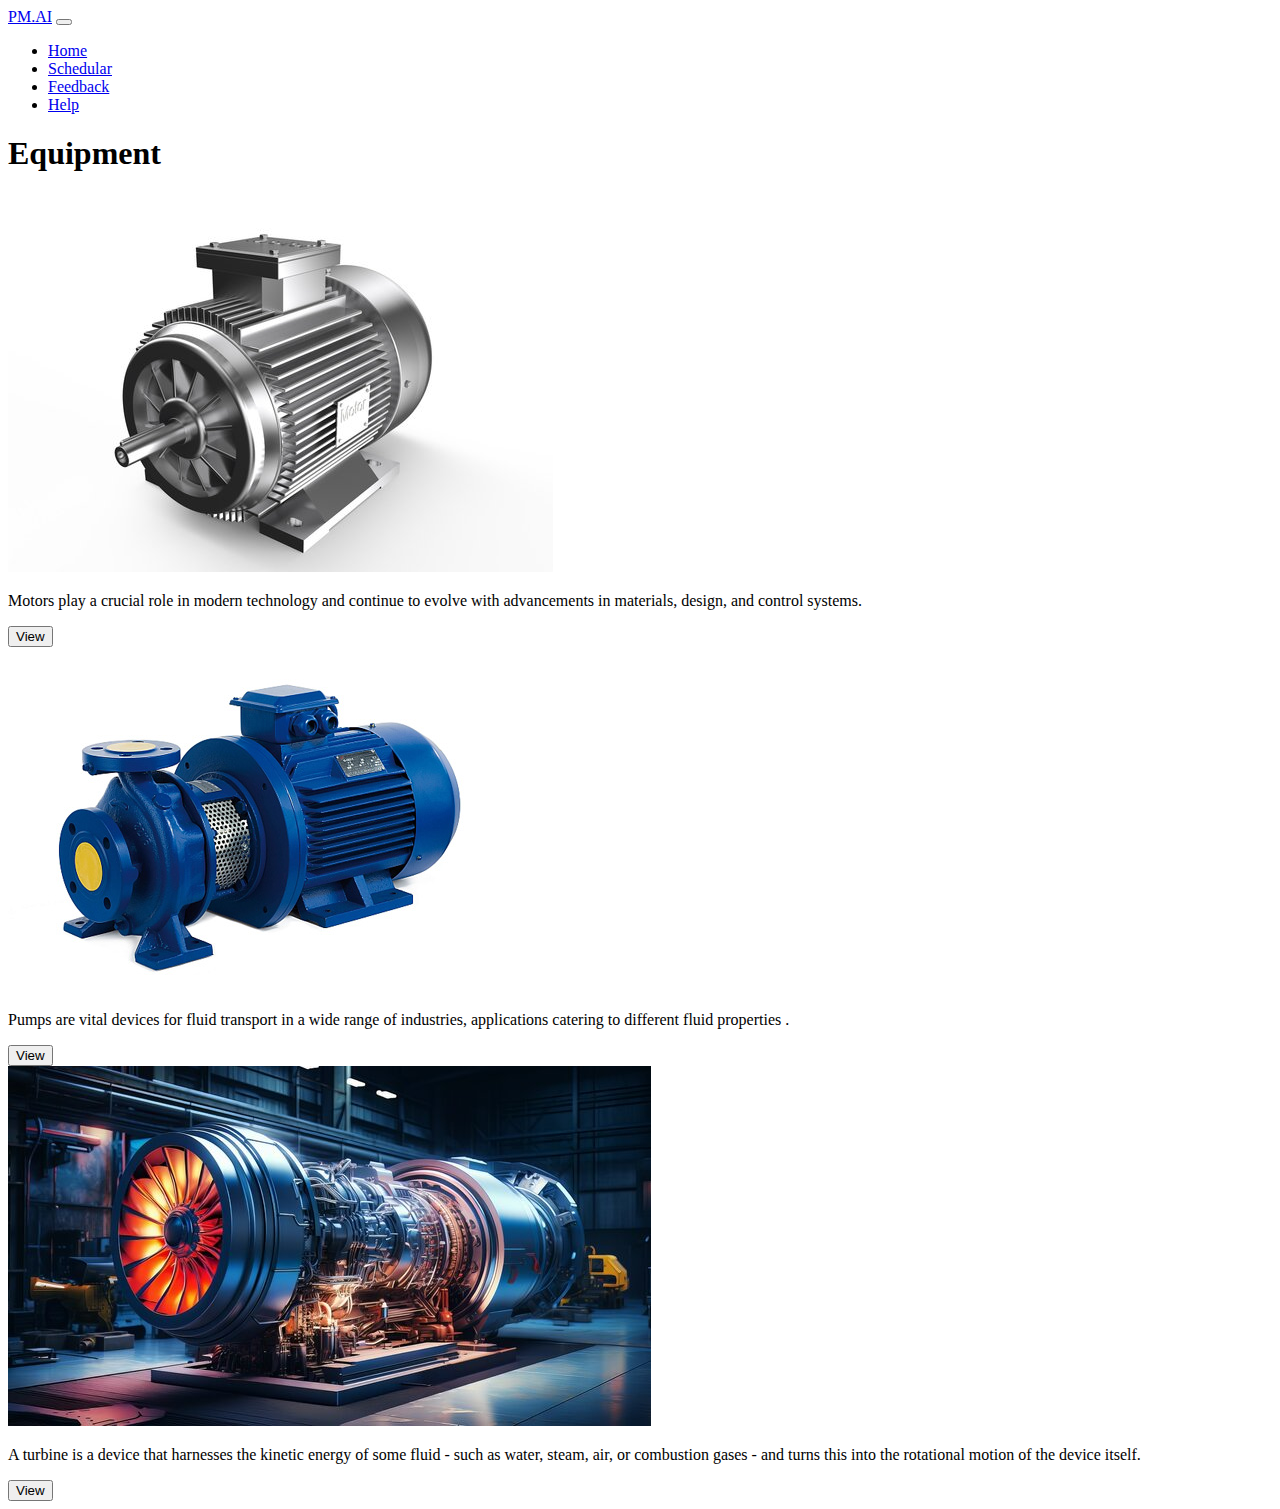
<file: index.html>
<!DOCTYPE html>
<html lang="en">
<head>
  <meta charset="UTF-8">
  <meta name="viewport" content="width=device-width, initial-scale=1.0">
  <title>Predictive Maintenance</title>
  <link href="https://cdn.jsdelivr.net/npm/bootstrap@5.0.2/dist/css/bootstrap.min.css" rel="stylesheet" integrity="sha384-EVSTQN3/azprG1Anm3QDgpJLIm9Nao0Yz1ztcQTwFspd3yD65VohhpuuCOmLASjC" crossorigin="anonymous">
</head>
<body>

  <div>
    <nav class="navbar navbar-expand-lg navbar-light bg-light" >
      <div class="container-fluid">
        <a class="navbar-brand" href="#">PM.AI</a>
        <button class="navbar-toggler" type="button" data-bs-toggle="collapse" data-bs-target="#navbarNavDropdown" aria-controls="navbarNavDropdown" aria-expanded="false" aria-label="Toggle navigation">
          <span class="navbar-toggler-icon"></span>
        </button>
        <div class="collapse navbar-collapse justify-content-end " id="navbarNavDropdown">
          <ul class="navbar-nav">
            <li class="nav-item">
              <a class="nav-link active" aria-current="page" href="#">Home</a>
            </li>
            <li class="nav-item">
              <a class="nav-link" href="./maintenance_schedular-main/index.html">Schedular</a>
            </li>
            <li class="nav-item">
              <a class="nav-link" href="./feedback.html">Feedback</a>
            </li>
            <li class="nav-item">
              <a class="nav-link" href="#">Help</a>
            </li>
          </ul>
        </div>
      </div>
    </nav>
  </div>

  <div class="album py-4 bg-light">
    <div class="container">
      <h1>Equipment
      </h1> <br>
      <div class="row row-cols-1 row-cols-sm-2 row-cols-md-3 g-5">
        <div class="col">
          <div class="card shadow-sm">
            <img src="./imgages/motor.jpg" alt="motor">
            <div class="card-body">
              <p class="card-text">Motors play a crucial role in modern technology and continue to evolve with advancements in materials, design, and control systems.</p>
              <div class="d-flex justify-content-between align-items-center">
                <div class="btn-group">
                  <a href="./view.html"><button type="button" class="btn btn-sm btn-outline-secondary">View</button>
                  </a>
                </div>
              </div>
            </div>
          </div>
        </div> 

        <div class="col">
          <div class="card shadow-sm">
            <img src="./imgages/pump.jpg" alt="pumps">
            <div class="card-body">
              <p class="card-text">Pumps are vital devices for fluid transport in a wide range of industries, applications catering to different fluid properties .</p>
              <div class="d-flex justify-content-between align-items-center">
                <div class="btn-group">
                  <a href="./view2.html"><button type="button" class="btn btn-sm btn-outline-secondary">View</button>
                  </a>
                </div>
              </div>
            </div>
          </div>
        </div>

        <div class="col">
          <div class="card shadow-sm">
            <img src="./imgages/turbine.jpg" alt="turbine">
            <div class="card-body">
              <p class="card-text">A turbine is a device that harnesses the kinetic energy of some fluid - such as water, steam, air, or combustion gases - and turns this into the rotational motion of the device itself.</p>
              <div class="d-flex justify-content-between align-items-center">
                <div class="btn-group">
                  <a href="./view3.html">
                  <button type="button" class="btn btn-sm btn-outline-secondary">View</button>
                </a>
                </div>
              </div>
            </div>
          </div>
        </div> 
      </div>
    </div>
  </div>

  <script src="https://cdn.jsdelivr.net/npm/bootstrap@5.0.2/dist/js/bootstrap.bundle.min.js" integrity="sha384-MrcW6ZMFYlzcLA8Nl+NtUVF0sA7MsXsP1UyJoMp4YLEuNSfAP+JcXn/tWtIaxVXM" crossorigin="anonymous"></script>
</body>
</html>
</file>
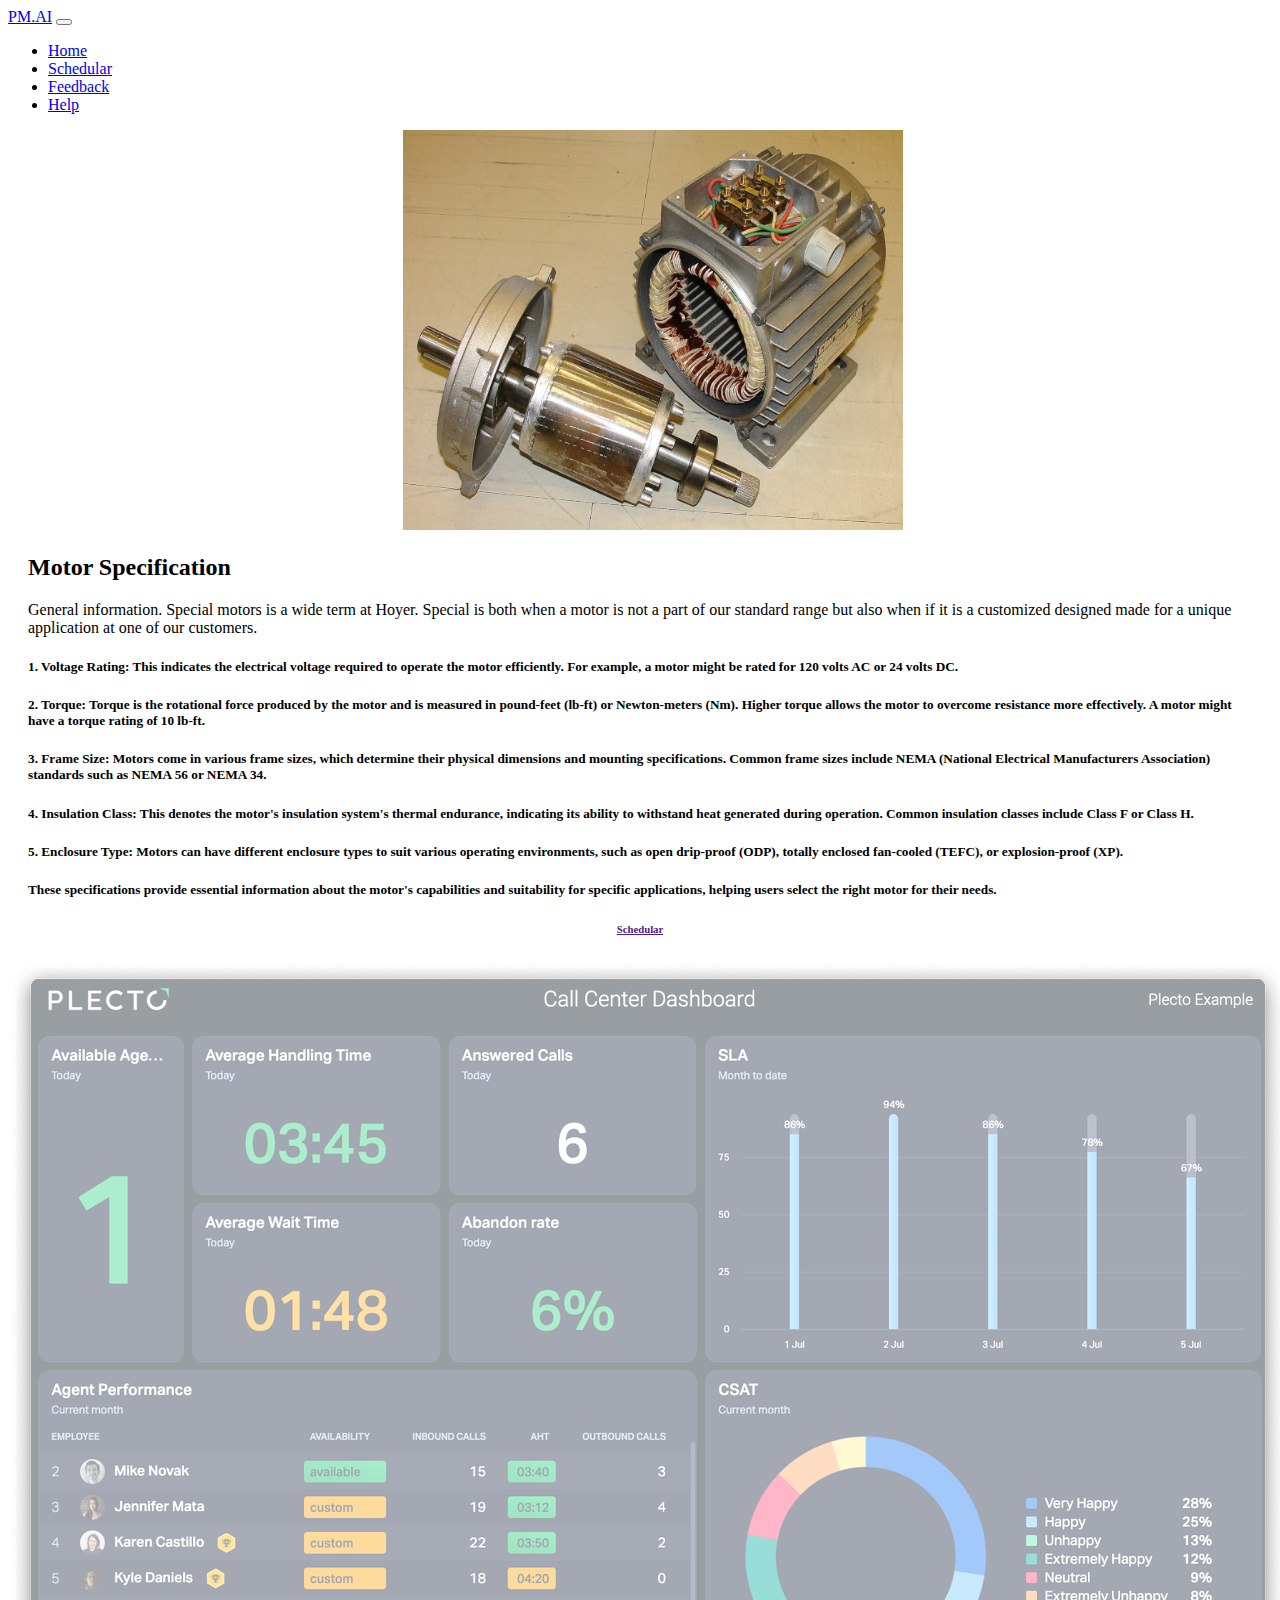
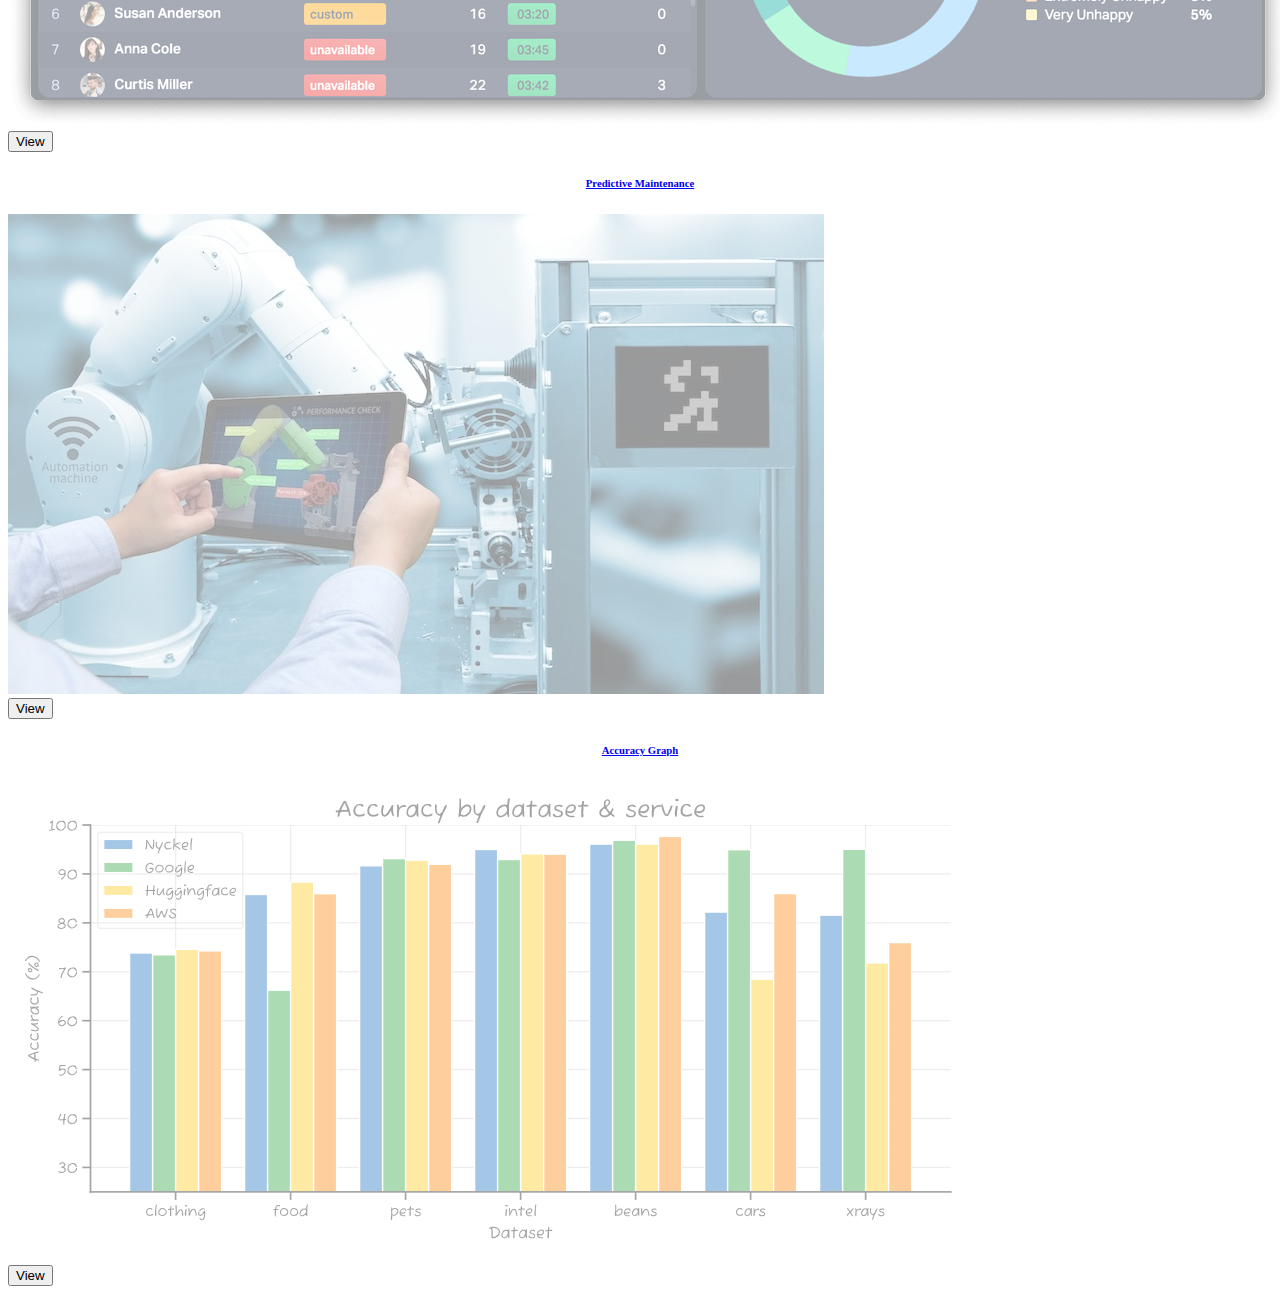
<file: view.html>
<!DOCTYPE html>
<html lang="en">
<head>
    <meta charset="UTF-8">
    <meta name="viewport" content="width=device-width, initial-scale=1.0">
    <title>Motor</title> 
    <link href="https://cdn.jsdelivr.net/npm/bootstrap@5.0.2/dist/css/bootstrap.min.css" rel="stylesheet" integrity="sha384-EVSTQN3/azprG1Anm3QDgpJLIm9Nao0Yz1ztcQTwFspd3yD65VohhpuuCOmLASjC" crossorigin="anonymous">
    <script src="https://cdn.jsdelivr.net/npm/@popperjs/core@2.9.2/dist/umd/popper.min.js" integrity="sha384-IQsoLXl5PILFhosVNubq5LC7Qb9DXgDA9i+tQ8Zj3iwWAwPtgFTxbJ8NT4GN1R8p" crossorigin="anonymous"></script>
    <script src="https://cdn.jsdelivr.net/npm/bootstrap@5.0.2/dist/js/bootstrap.min.js" integrity="sha384-cVKIPhGWiC2Al4u+LWgxfKTRIcfu0JTxR+EQDz/bgldoEyl4H0zUF0QKbrJ0EcQF" crossorigin="anonymous"></script>
    <style>
        .info {
            margin: 20px 20px;
        }
    </style>

</head>
<body class="bg-light">
    <div>
        <nav class="navbar navbar-expand-lg navbar-light bg-light" >
          <div class="container-fluid">
            <a class="navbar-brand" href="#">PM.AI</a>
            <button class="navbar-toggler" type="button" data-bs-toggle="collapse" data-bs-target="#navbarNavDropdown" aria-controls="navbarNavDropdown" aria-expanded="false" aria-label="Toggle navigation">
              <span class="navbar-toggler-icon"></span>
            </button>
            <div class="collapse navbar-collapse justify-content-end" id="navbarNavDropdown">
              <ul class="navbar-nav ">
                <li class="nav-item">
                  <a class="nav-link active" aria-current="page" href="#">Home</a>
                </li>
                <li class="nav-item">
                  <a class="nav-link" href="#">Schedular</a>
                </li>
                <li class="nav-item">
                  <a class="nav-link" href="./feedback.html">Feedback</a>
                </li>
                <li class="nav-item">
                  <a class="nav-link" href="#">Help</a>
                </li>
              </ul>
            </div>
          </div>
        </nav>
    </div>

    <div class="about">

        <div class="image">
            <center><img src="./imgages/motor (1).jpg" alt="motor" style="margin-left: 25px; height: 400px; width: 500px;"></center>
        </div>

        <div class="info">
            <h2>Motor Specification</h2>
            <p>General information. Special motors is a wide term at Hoyer. Special is both when a motor is not a part of our standard range but also when if it is a customized designed made for a unique application at one of our customers.</p>
            

            <h5> <b> 1. Voltage Rating:</b> This indicates the electrical voltage required to operate the motor efficiently. For example, a motor might be rated for 120 volts AC or 24 volts DC.
            </h5>  
                
            <h5> <b>2. Torque:</b> Torque is the rotational force produced by the motor and is measured in pound-feet (lb-ft) or Newton-meters (Nm). Higher torque allows the motor to overcome resistance more effectively. A motor might have a torque rating of 10 lb-ft.
            </h5> 
            <h5><b>3. Frame Size: </b>
                Motors come in various frame sizes, which determine their physical dimensions and mounting specifications. Common frame sizes include NEMA (National Electrical Manufacturers Association) standards such as NEMA 56 or NEMA 34.

            </h5>
            <h5><b>   4. Insulation Class:</b>
              This denotes the motor's insulation system's thermal endurance, indicating its ability to withstand heat generated during operation. Common insulation classes include Class F or Class H.

            </h5>
            <h5><b>
                5. Enclosure Type:</b>
                 Motors can have different enclosure types to suit various operating environments, such as open drip-proof (ODP), totally enclosed fan-cooled (TEFC), or explosion-proof (XP).
            </h5>
            <h5>
                These specifications provide essential information about the motor's capabilities and suitability for specific applications, helping users select the right motor for their needs.</p>
            </h5>    
            </div>

    </div>

    <div class="album py-4 bg-light">
      <div class="container">
        <div class="row row-cols-1 row-cols-sm-2 row-cols-md-3 g-5">
          <a href="">
          <div class="col">
            <div class="card shadow-sm">
              <center>              <h6>Schedular</h6>
              </center>
              <img src="./imgages/output-onlinepngtools (1).png" alt="motor">
              <div class="card-body">
                <div class="d-flex justify-content-between align-items-center">
                  <div class="btn-group">
                    <button type="button" class="btn btn-sm btn-outline-secondary">View</button>
                  </div>
                </div>
              </div>
            </div>
          </div> 
        </a>
          <a href="./view2.html">
          <div class="col">
            <div class="card shadow-sm">
              <center>              <h6>Predictive Maintenance</h6>
              </center>
              <img src="./imgages/pre.png.png" alt="pumps">
              <div class="card-body">
                <div class="d-flex justify-content-between align-items-center">
                  <div class="btn-group">
                    <button type="button" class="btn btn-sm btn-outline-secondary">View</button>
                  </div>
                </div>
              </div>
            </div>
          </div>
        </a>

          <a href="./view3.html">
          <div class="col">
            <div class="card shadow-sm">
              <center>              <h6>Accuracy Graph</h6>
              </center>
              <img src="./imgages/accuracyG.png" alt="pumps">
              <div class="card-body">
                <div class="d-flex justify-content-between align-items-center">
                  <div class="btn-group">
                    <button type="button" class="btn btn-sm btn-outline-secondary">View</button>
                  </div>
                </div>
              </div>
            </div>
          </div>
        </a>
        </div>
      </div>
    </div>
    
</body>
</html>
</file>
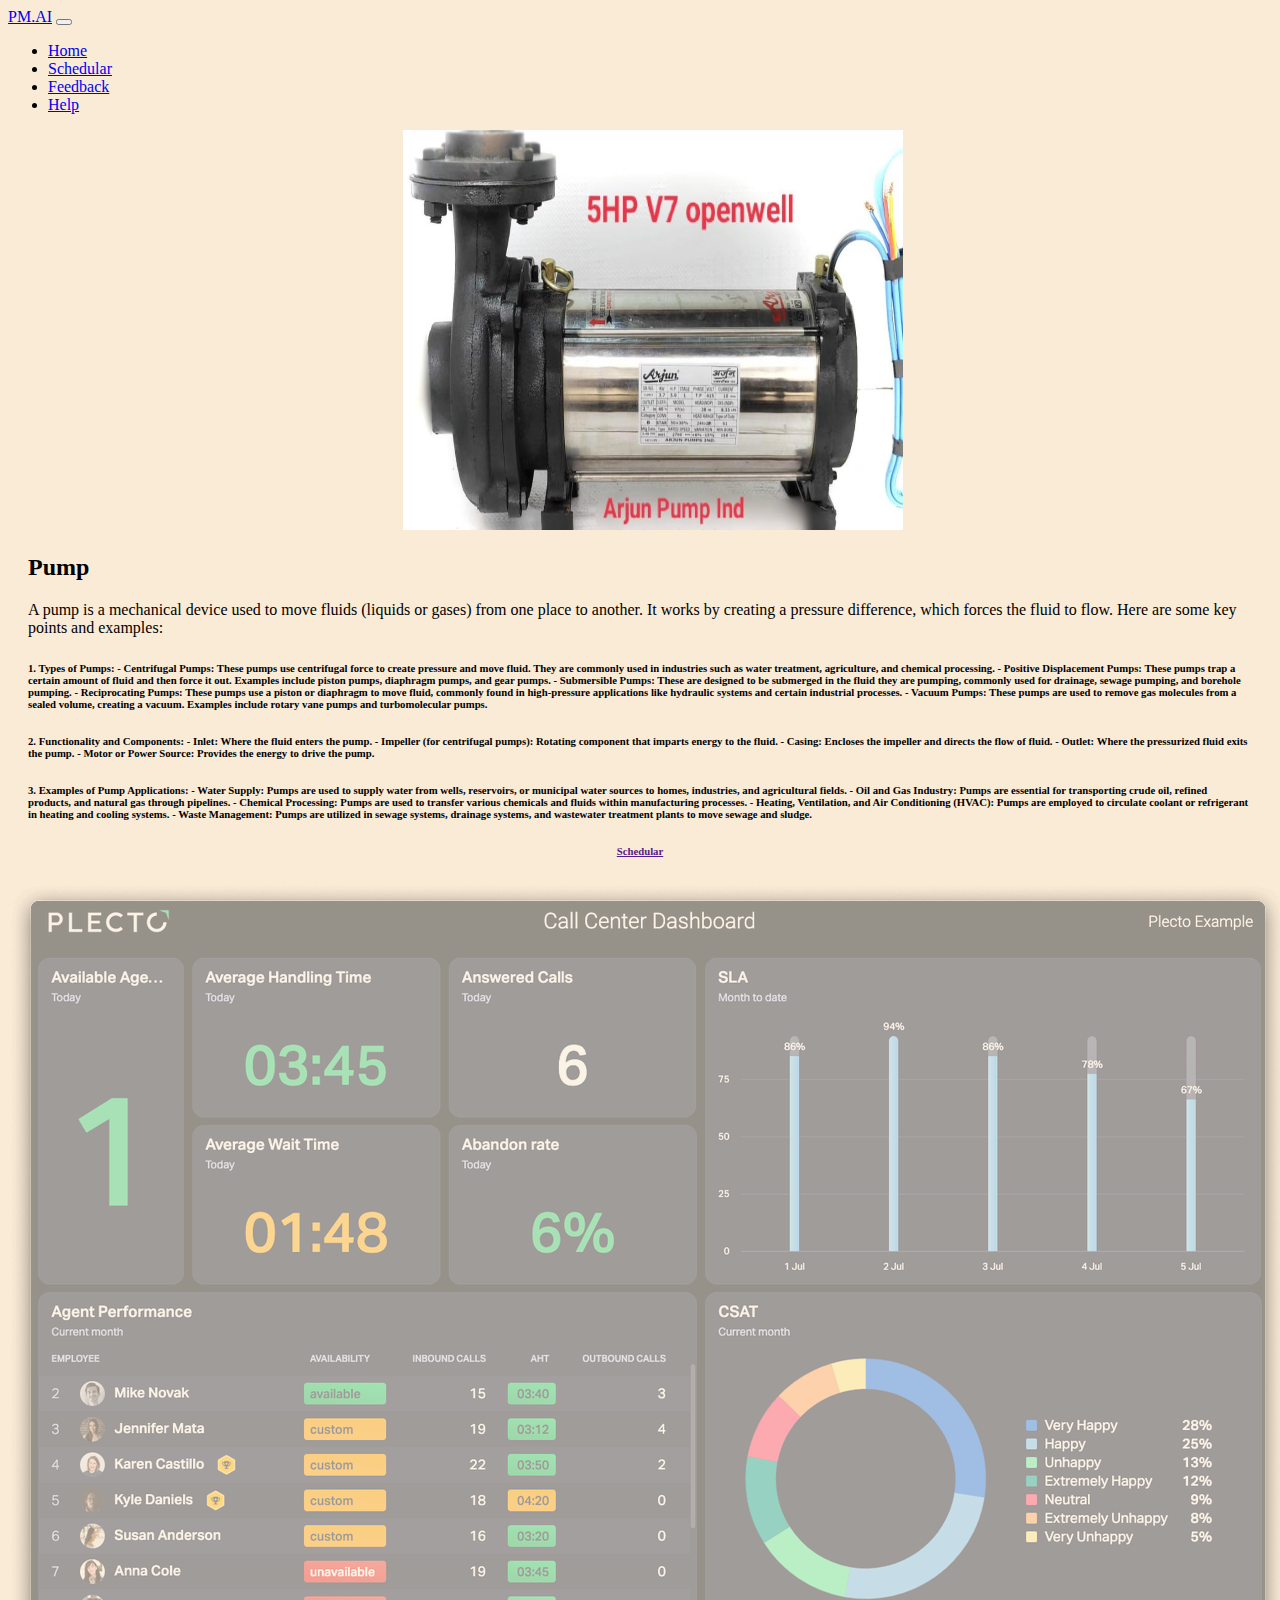
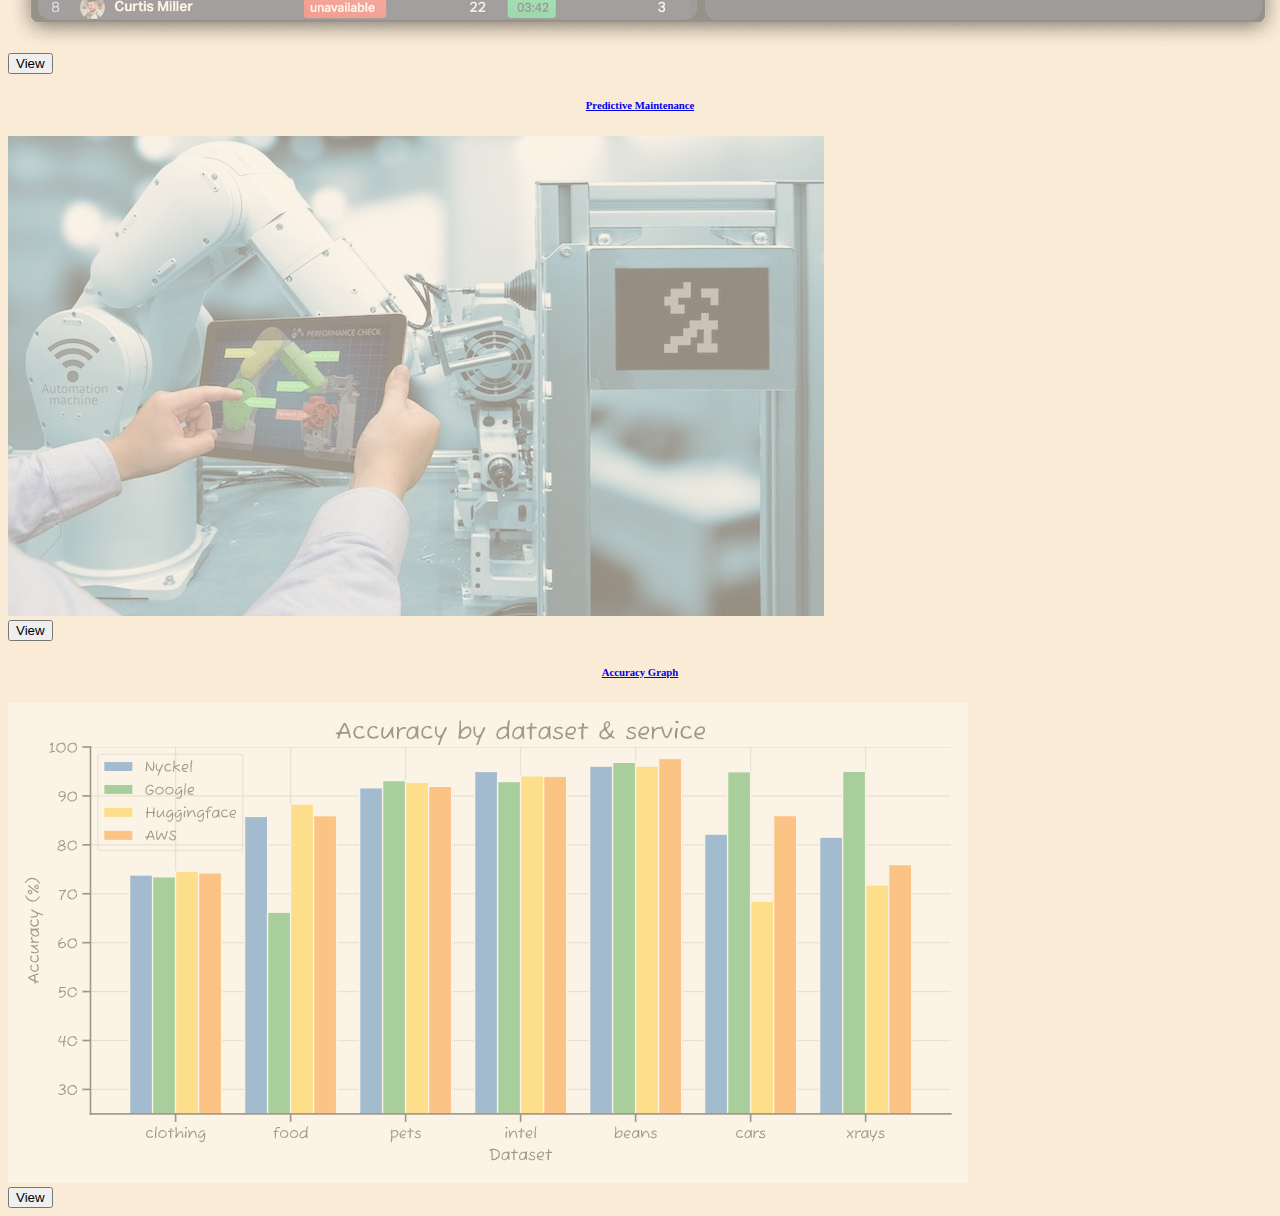
<file: view2.html>
<!DOCTYPE html>
<html lang="en">
<head>
    <meta charset="UTF-8">
    <meta name="viewport" content="width=device-width, initial-scale=1.0">
    <title>Pump</title> 
    <link href="https://cdn.jsdelivr.net/npm/bootstrap@5.0.2/dist/css/bootstrap.min.css" rel="stylesheet" integrity="sha384-EVSTQN3/azprG1Anm3QDgpJLIm9Nao0Yz1ztcQTwFspd3yD65VohhpuuCOmLASjC" crossorigin="anonymous">
    <script src="https://cdn.jsdelivr.net/npm/@popperjs/core@2.9.2/dist/umd/popper.min.js" integrity="sha384-IQsoLXl5PILFhosVNubq5LC7Qb9DXgDA9i+tQ8Zj3iwWAwPtgFTxbJ8NT4GN1R8p" crossorigin="anonymous"></script>
    <script src="https://cdn.jsdelivr.net/npm/bootstrap@5.0.2/dist/js/bootstrap.min.js" integrity="sha384-cVKIPhGWiC2Al4u+LWgxfKTRIcfu0JTxR+EQDz/bgldoEyl4H0zUF0QKbrJ0EcQF" crossorigin="anonymous"></script>
    <style>
        .info {
            margin: 20px 20px;
        }
        body {
            background-color: antiquewhite;
        }
    </style>

</head>
<body class="bg-light">
    <div>
        <nav class="navbar navbar-expand-lg navbar-light bg-light" >
          <div class="container-fluid">
            <a class="navbar-brand" href="#">PM.AI</a>
            <button class="navbar-toggler" type="button" data-bs-toggle="collapse" data-bs-target="#navbarNavDropdown" aria-controls="navbarNavDropdown" aria-expanded="false" aria-label="Toggle navigation">
              <span class="navbar-toggler-icon"></span>
            </button>
            <div class="collapse navbar-collapse justify-content-end" id="navbarNavDropdown">
              <ul class="navbar-nav ">
                <li class="nav-item">
                  <a class="nav-link active" aria-current="page" href="#">Home</a>
                </li>
                <li class="nav-item">
                  <a class="nav-link" href="#">Schedular</a>
                </li>
                <li class="nav-item">
                  <a class="nav-link" href="./feedback.html">Feedback</a>
                </li>
                <li class="nav-item">
                  <a class="nav-link" href="#">Help</a>
                </li>
              </ul>
            </div>
          </div>
        </nav>
    </div>

    <div class="about">

        <div class="image">
           <center> <img src="./imgages/pumps.jpg" alt="motor" style="margin-left: 25px; height: 400px; width: 500px;"></center>
        </div>

        <div class="info">
            <h2>Pump</h2>
           <p> A pump is a mechanical device used to move fluids (liquids or gases) from one place to another. It works by creating a pressure difference, which forces the fluid to flow. Here are some key points and examples:</p>

<h6> <b>1. Types of Pumps:</b>
   - Centrifugal Pumps: These pumps use centrifugal force to create pressure and move fluid. They are commonly used in industries such as water treatment, agriculture, and chemical processing.
   - Positive Displacement Pumps: These pumps trap a certain amount of fluid and then force it out. Examples include piston pumps, diaphragm pumps, and gear pumps.
   - Submersible Pumps: These are designed to be submerged in the fluid they are pumping, commonly used for drainage, sewage pumping, and borehole pumping.
   - Reciprocating Pumps: These pumps use a piston or diaphragm to move fluid, commonly found in high-pressure applications like hydraulic systems and certain industrial processes.
   - Vacuum Pumps: These pumps are used to remove gas molecules from a sealed volume, creating a vacuum. Examples include rotary vane pumps and turbomolecular pumps.
</h6>

<h6><b>2. Functionality and Components:</b>
   - Inlet: Where the fluid enters the pump.
   - Impeller (for centrifugal pumps): Rotating component that imparts energy to the fluid.
   - Casing: Encloses the impeller and directs the flow of fluid.
   - Outlet: Where the pressurized fluid exits the pump.
   - Motor or Power Source: Provides the energy to drive the pump.
</h6>  


<h6><b>3. Examples of Pump Applications:</b>
   - Water Supply: Pumps are used to supply water from wells, reservoirs, or municipal water sources to homes, industries, and agricultural fields.
   - Oil and Gas Industry: Pumps are essential for transporting crude oil, refined products, and natural gas through pipelines.
   - Chemical Processing: Pumps are used to transfer various chemicals and fluids within manufacturing processes.
   - Heating, Ventilation, and Air Conditioning (HVAC): Pumps are employed to circulate coolant or refrigerant in heating and cooling systems.
   - Waste Management: Pumps are utilized in sewage systems, drainage systems, and wastewater treatment plants to move sewage and sludge.
</h6>
</div>

    </div>

    <div class="album py-4 bg-light">
      <div class="container">
        <div class="row row-cols-1 row-cols-sm-2 row-cols-md-3 g-5">
          <a href="">
          <div class="col">
            <div class="card shadow-sm">
              <center>              <h6>Schedular</h6>
              </center>
              <img src="./imgages/output-onlinepngtools (1).png" alt="motor">
              <div class="card-body">
                <div class="d-flex justify-content-between align-items-center">
                  <div class="btn-group">
                    <button type="button" class="btn btn-sm btn-outline-secondary">View</button>
                  </div>
                </div>
              </div>
            </div>
          </div> 
        </a>
          <a href="./view2.html">
          <div class="col">
            <div class="card shadow-sm">
              <center>              <h6>Predictive Maintenance</h6>
              </center>
              <img src="./imgages/pre.png.png" alt="pumps">
              <div class="card-body">
                <div class="d-flex justify-content-between align-items-center">
                  <div class="btn-group">
                    <a href="./view2.html"><button type="button" class="btn btn-sm btn-outline-secondary">View</button>
                    </a>
                </div>
                </div>
              </div>
            </div>
          </div>
        </a>

          <a href="./view3.html">
          <div class="col">
            <div class="card shadow-sm">
              <center><h6>Accuracy Graph</h6>
              </center>
              <img src="./imgages/accuracyG.png" alt="pumps">
              <div class="card-body">
                <div class="d-flex justify-content-between align-items-center">
                  <div class="btn-group">
                    <button type="button" class="btn btn-sm btn-outline-secondary">View</button>
                  </div>
                </div>
              </div>
            </div>
          </div>
        </a>
        </div>
      </div>
    </div>
    
</body>
</html>
</file>
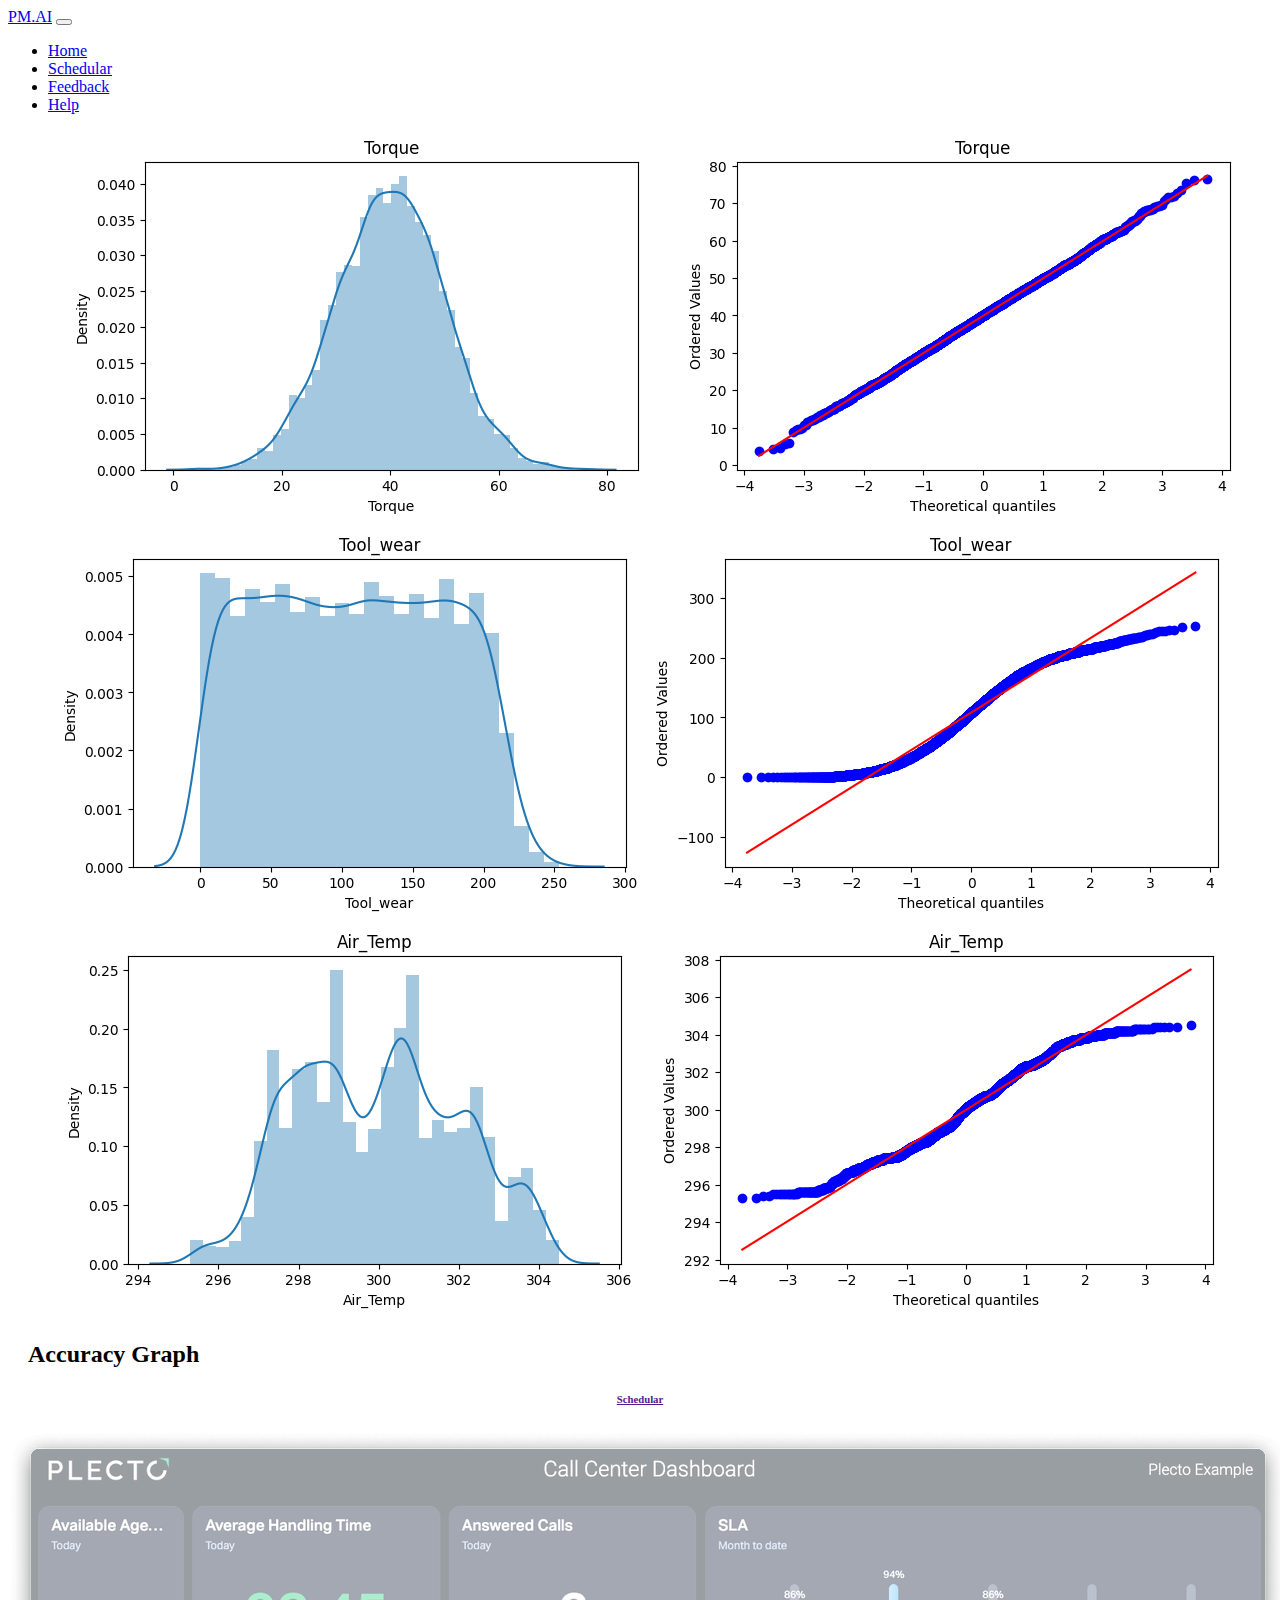
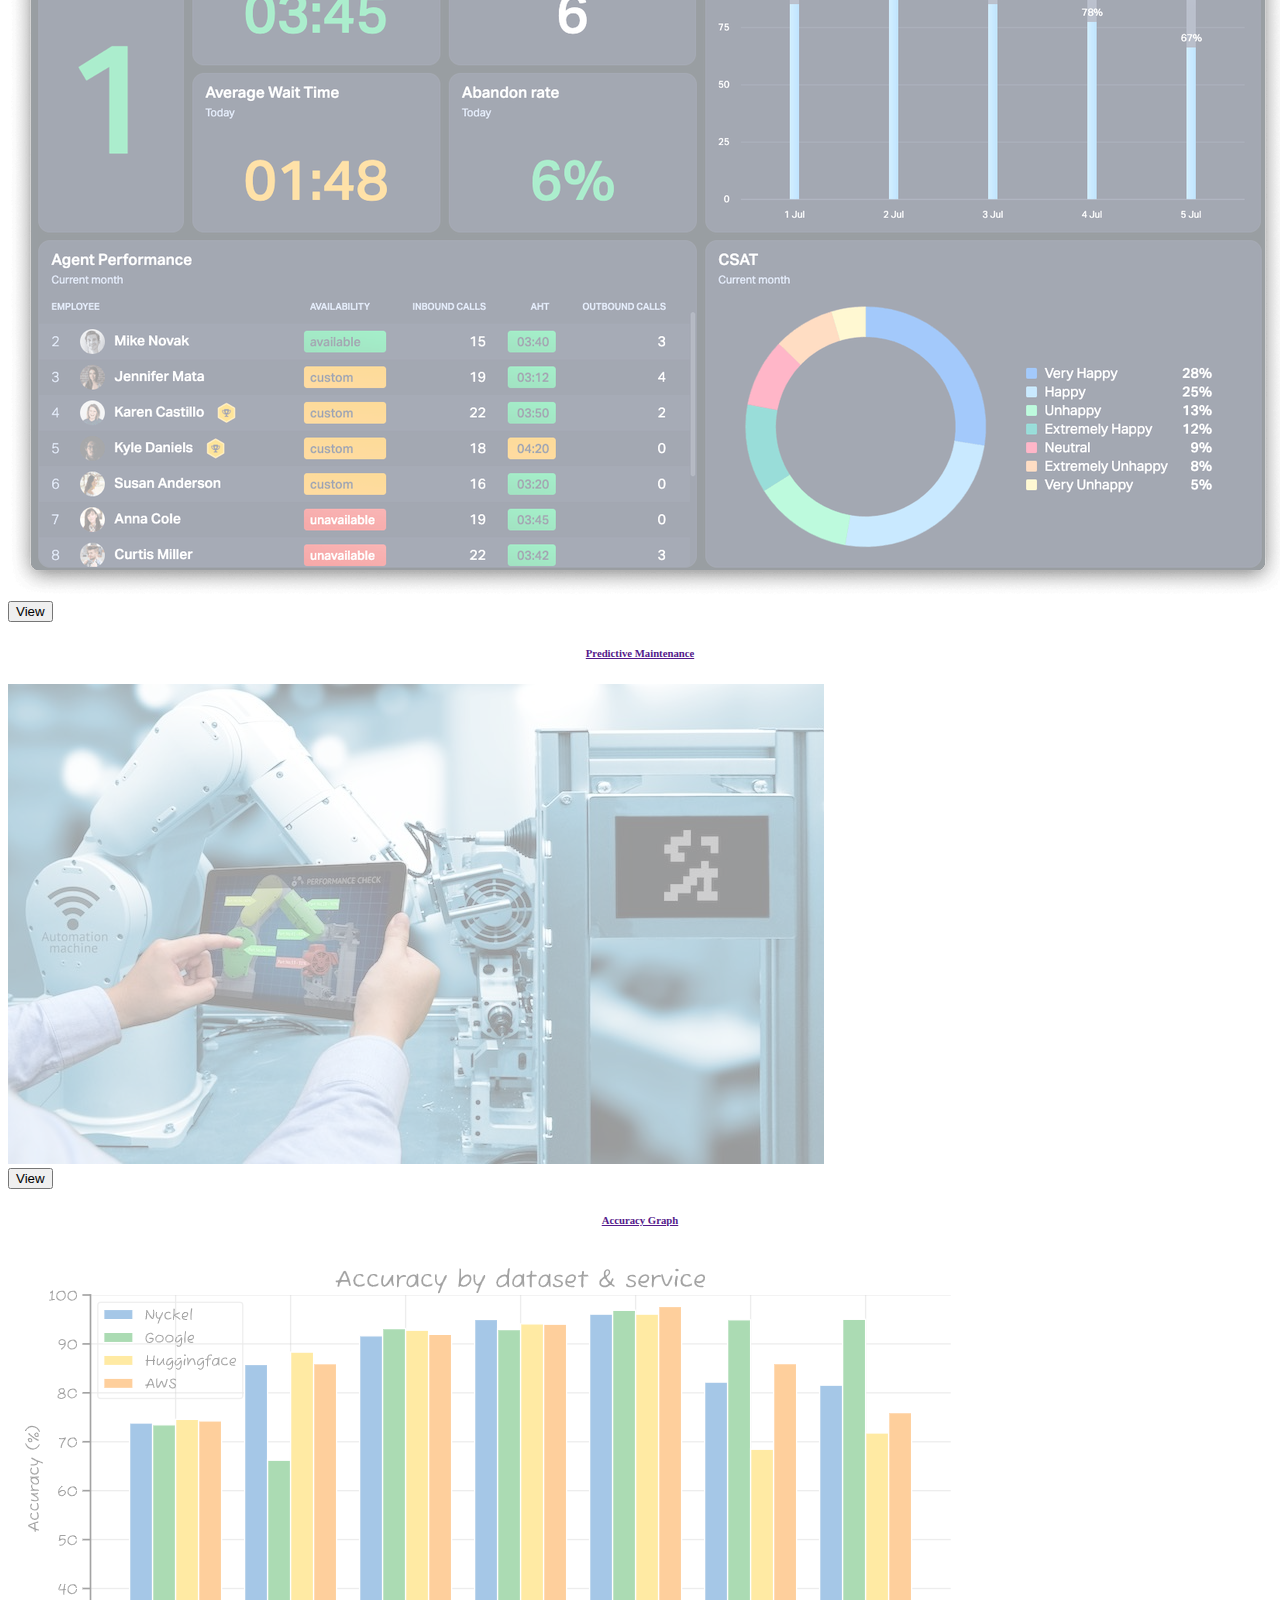
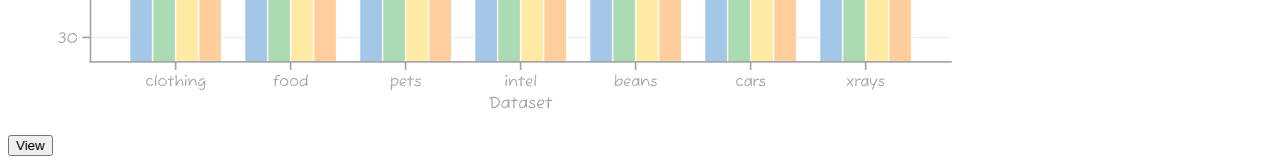
<file: view3.html>
<!DOCTYPE html>
<html lang="en">
<head>
    <meta charset="UTF-8">
    <meta name="viewport" content="width=device-width, initial-scale=1.0">
    <title>Motor</title> 
    <link href="https://cdn.jsdelivr.net/npm/bootstrap@5.0.2/dist/css/bootstrap.min.css" rel="stylesheet" integrity="sha384-EVSTQN3/azprG1Anm3QDgpJLIm9Nao0Yz1ztcQTwFspd3yD65VohhpuuCOmLASjC" crossorigin="anonymous">
    <script src="https://cdn.jsdelivr.net/npm/@popperjs/core@2.9.2/dist/umd/popper.min.js" integrity="sha384-IQsoLXl5PILFhosVNubq5LC7Qb9DXgDA9i+tQ8Zj3iwWAwPtgFTxbJ8NT4GN1R8p" crossorigin="anonymous"></script>
    <script src="https://cdn.jsdelivr.net/npm/bootstrap@5.0.2/dist/js/bootstrap.min.js" integrity="sha384-cVKIPhGWiC2Al4u+LWgxfKTRIcfu0JTxR+EQDz/bgldoEyl4H0zUF0QKbrJ0EcQF" crossorigin="anonymous"></script>
    <style>
        .info {
            margin: 20px 20px;
        }
    </style>

</head>
<body class="bg-light">
    <div>
        <nav class="navbar navbar-expand-lg navbar-light bg-light" >
          <div class="container-fluid">
            <a class="navbar-brand" href="#">PM.AI</a>
            <button class="navbar-toggler" type="button" data-bs-toggle="collapse" data-bs-target="#navbarNavDropdown" aria-controls="navbarNavDropdown" aria-expanded="false" aria-label="Toggle navigation">
              <span class="navbar-toggler-icon"></span>
            </button>
            <div class="collapse navbar-collapse justify-content-end" id="navbarNavDropdown">
              <ul class="navbar-nav ">
                <li class="nav-item">
                  <a class="nav-link active" aria-current="page" href="#">Home</a>
                </li>
                <li class="nav-item">
                  <a class="nav-link" href="#">Schedular</a>
                </li>
                <li class="nav-item">
                  <a class="nav-link" href="./feedback.html">Feedback</a>
                </li>
                <li class="nav-item">
                  <a class="nav-link" href="#">Help</a>
                </li>
              </ul>
            </div>
          </div>
        </nav>
    </div>

    <div class="about">

        <div class="image">
            <center><img src="./imgages/download (3).png" alt="motor" style="margin-left: 25px;"></center>
           <center> <img src="./imgages/download (4).png" alt=""> </center>
           <center> <img src="./imgages/dadfa.png" alt=""></center>
        </div>

        <div class="info">
            <h2>Accuracy Graph</h2>
           
            </div>

    </div>

    <div class="album py-4 bg-light">
      <div class="container">
        <div class="row row-cols-1 row-cols-sm-2 row-cols-md-3 g-5">
          <a href="">
          <div class="col">
            <div class="card shadow-sm">
              <center>              <h6>Schedular</h6>
              </center>
              <img src="./imgages/output-onlinepngtools (1).png" alt="motor">
              <div class="card-body">
                <div class="d-flex justify-content-between align-items-center">
                  <div class="btn-group">
                    <button type="button" class="btn btn-sm btn-outline-secondary">View</button>
                  </div>
                </div>
              </div>
            </div>
          </div> 
        </a>
          <a href="">
          <div class="col">
            <div class="card shadow-sm">
              <center>              <h6>Predictive Maintenance</h6>
              </center>
              <img src="./imgages/pre.png.png" alt="pumps">
              <div class="card-body">
                <div class="d-flex justify-content-between align-items-center">
                  <div class="btn-group">
                    <button type="button" class="btn btn-sm btn-outline-secondary">View</button>
                  </div>
                </div>
              </div>
            </div>
          </div>
        </a>

          <a href="">
          <div class="col">
            <div class="card shadow-sm">
              <center>              <h6>Accuracy Graph</h6>
              </center>
              <img src="./imgages/accuracyG.png" alt="pumps">
              <div class="card-body">
                <div class="d-flex justify-content-between align-items-center">
                  <div class="btn-group">
                    <button type="button" class="btn btn-sm btn-outline-secondary">View</button>
                  </div>
                </div>
              </div>
            </div>
          </div>
        </a>
        </div>
      </div>
    </div>
    
</body>
</html>
</file>
